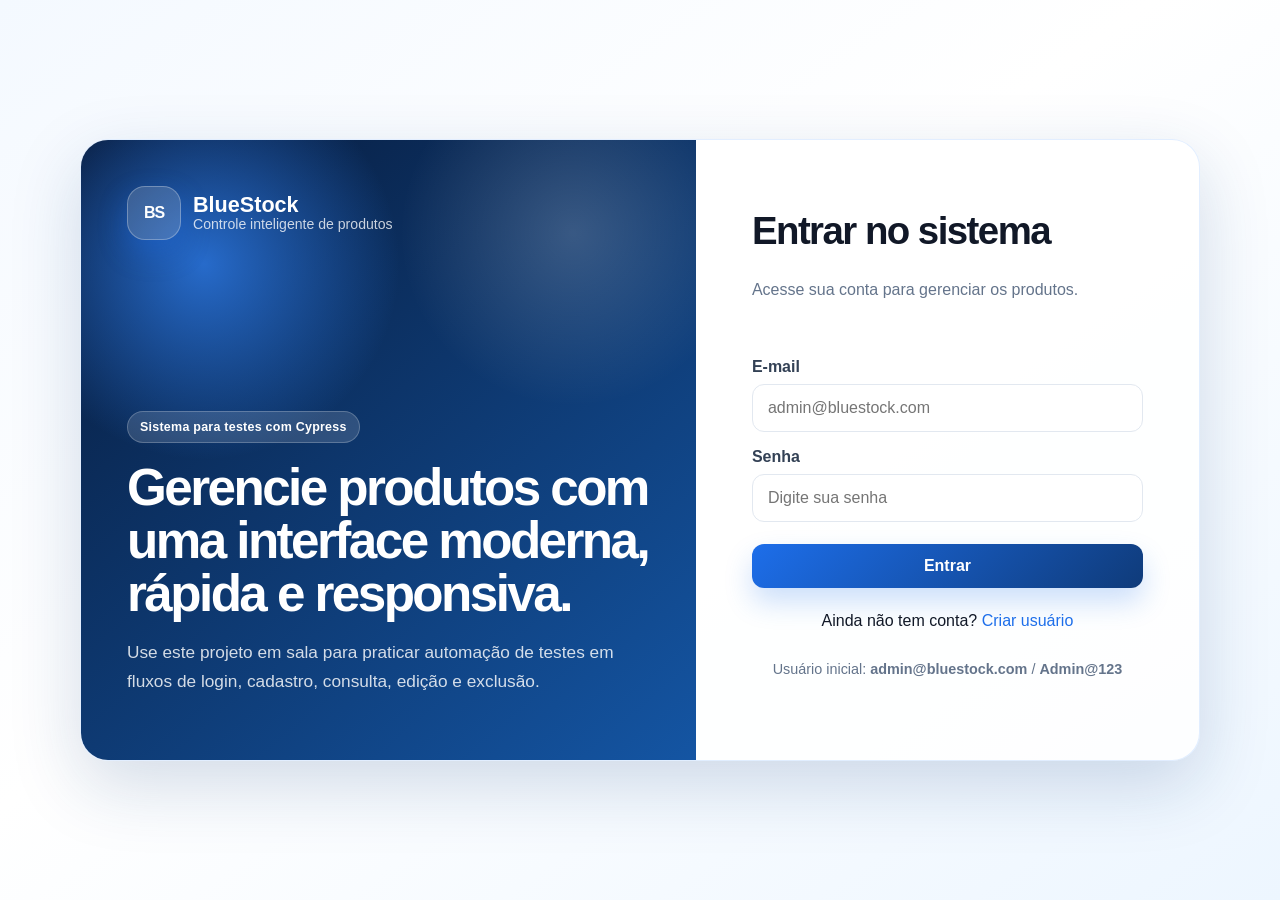
<file: index.html>
<!DOCTYPE html>
<html lang="pt-BR">
<head>
  <meta charset="UTF-8" />
  <meta name="viewport" content="width=device-width, initial-scale=1.0" />
  <title>BlueStock | Login</title>
  <link rel="stylesheet" href="css/style.css" />
</head>
<body class="auth-body">
  <main class="auth-wrapper">
    <section class="auth-hero" aria-label="Apresentação do sistema">
      <div class="brand auth-brand">
        <div class="brand-logo" id="logoSistema">BS</div>
        <div>
          <h1>BlueStock</h1>
          <p>Controle inteligente de produtos</p>
        </div>
      </div>
      <div class="hero-content">
        <span class="badge">Sistema para testes com Cypress</span>
        <h2>Gerencie produtos com uma interface moderna, rápida e responsiva.</h2>
        <p>Use este projeto em sala para praticar automação de testes em fluxos de login, cadastro, consulta, edição e exclusão.</p>
      </div>
    </section>

    <section class="auth-card" aria-label="Formulário de login">
      <h2 id="tituloLogin">Entrar no sistema</h2>
      <p class="muted">Acesse sua conta para gerenciar os produtos.</p>

      <div id="alertaLogin" class="alert hidden" role="alert"></div>

      <form id="formLogin" autocomplete="off">
        <label for="emailLogin">E-mail</label>
        <input id="emailLogin" name="emailLogin" type="email" placeholder="admin@bluestock.com" required />

        <label for="senhaLogin">Senha</label>
        <input id="senhaLogin" name="senhaLogin" type="password" placeholder="Digite sua senha" required />

        <button id="btnEntrar" class="btn btn-primary" type="submit">Entrar</button>
      </form>

      <p class="auth-footer">Ainda não tem conta? <a id="linkCadastroUsuario" href="cadastro.html">Criar usuário</a></p>
      <p class="hint">Usuário inicial: <strong>admin@bluestock.com</strong> / <strong>Admin@123</strong></p>
    </section>
  </main>

  <script src="js/app.js"></script>
  <script src="js/auth.js"></script>
</body>
</html>
</file>
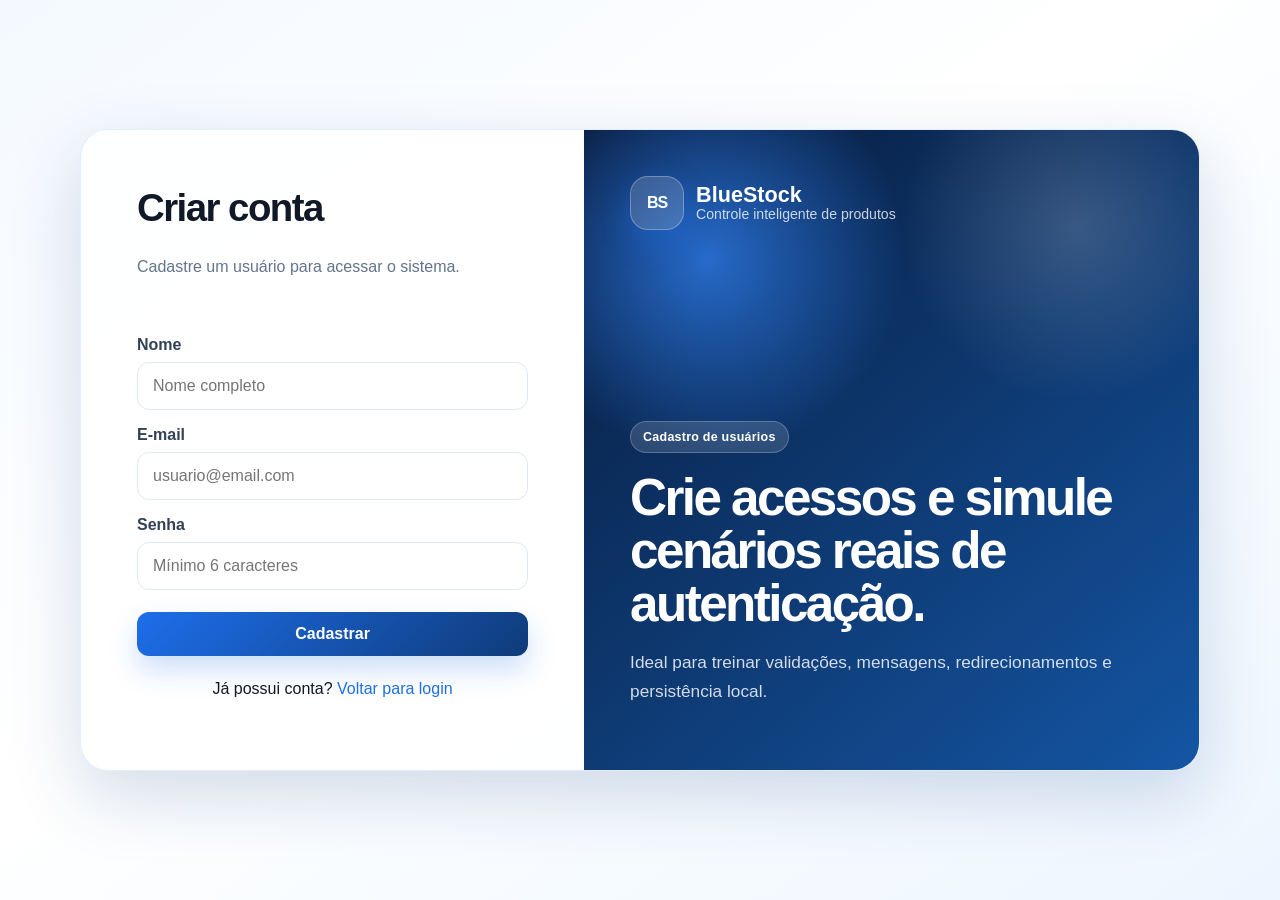
<file: cadastro.html>
<!DOCTYPE html>
<html lang="pt-BR">
<head>
  <meta charset="UTF-8" />
  <meta name="viewport" content="width=device-width, initial-scale=1.0" />
  <title>BlueStock | Cadastro</title>
  <link rel="stylesheet" href="css/style.css" />
</head>
<body class="auth-body">
  <main class="auth-wrapper reverse">
    <section class="auth-card" aria-label="Formulário de cadastro">
      <h2 id="tituloCadastroUsuario">Criar conta</h2>
      <p class="muted">Cadastre um usuário para acessar o sistema.</p>

      <div id="alertaCadastroUsuario" class="alert hidden" role="alert"></div>

      <form id="formCadastroUsuario" autocomplete="off">
        <label for="nomeUsuario">Nome</label>
        <input id="nomeUsuario" name="nomeUsuario" type="text" placeholder="Nome completo" required minlength="3" />

        <label for="emailUsuario">E-mail</label>
        <input id="emailUsuario" name="emailUsuario" type="email" placeholder="usuario@email.com" required />

        <label for="senhaUsuario">Senha</label>
        <input id="senhaUsuario" name="senhaUsuario" type="password" placeholder="Mínimo 6 caracteres" required minlength="6" />

        <button id="btnCadastrarUsuario" class="btn btn-primary" type="submit">Cadastrar</button>
      </form>

      <p class="auth-footer">Já possui conta? <a id="linkLogin" href="index.html">Voltar para login</a></p>
    </section>

    <section class="auth-hero" aria-label="Apresentação do cadastro">
      <div class="brand auth-brand">
        <div class="brand-logo" id="logoSistemaCadastro">BS</div>
        <div>
          <h1>BlueStock</h1>
          <p>Controle inteligente de produtos</p>
        </div>
      </div>
      <div class="hero-content">
        <span class="badge">Cadastro de usuários</span>
        <h2>Crie acessos e simule cenários reais de autenticação.</h2>
        <p>Ideal para treinar validações, mensagens, redirecionamentos e persistência local.</p>
      </div>
    </section>
  </main>

  <script src="js/app.js"></script>
  <script src="js/auth.js"></script>
</body>
</html>
</file>
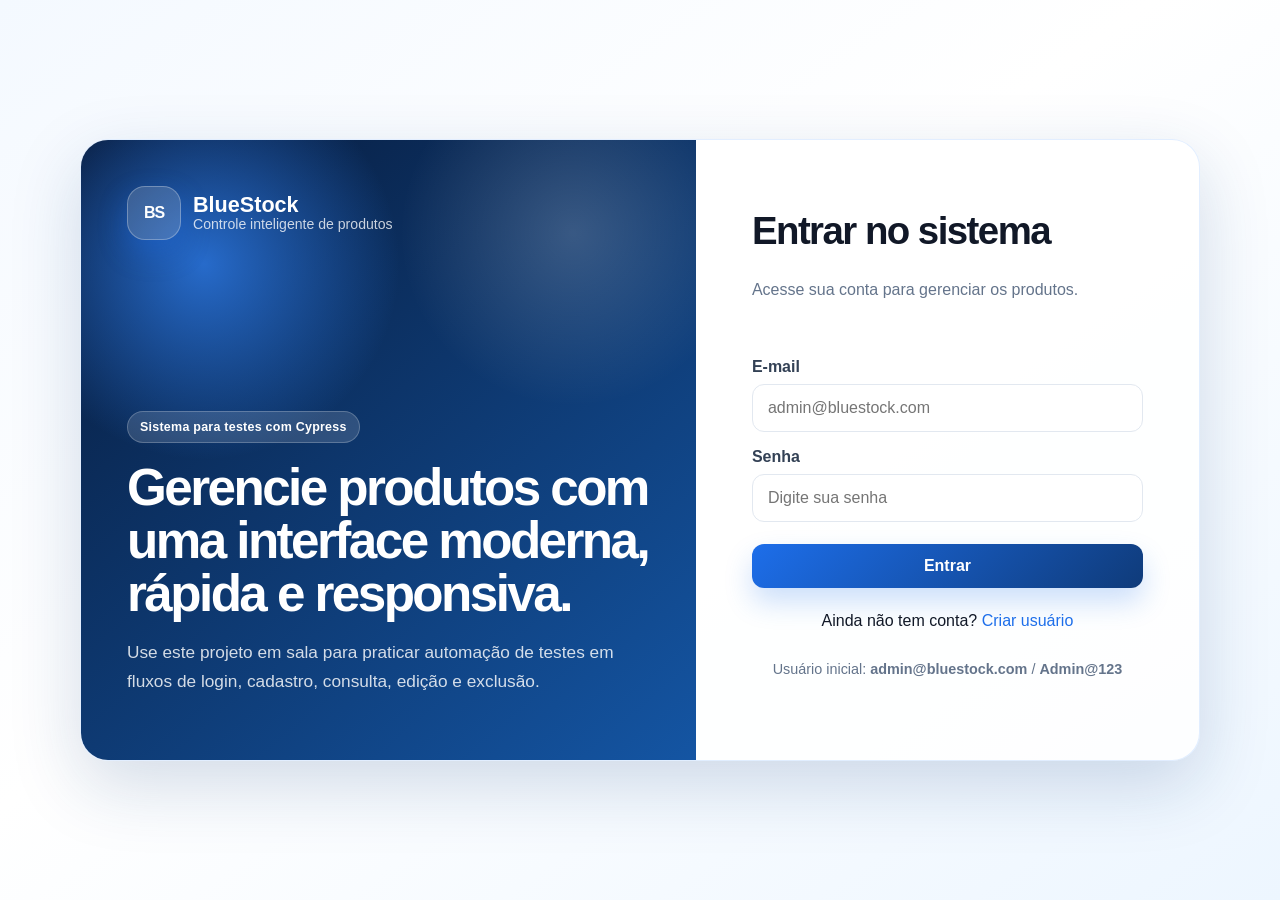
<file: produto-form.html>
<!DOCTYPE html>
<html lang="pt-BR">
<head>
  <meta charset="UTF-8" />
  <meta name="viewport" content="width=device-width, initial-scale=1.0" />
  <title>BlueStock | Produto</title>
  <link rel="stylesheet" href="css/style.css" />
</head>
<body>
  <header class="topbar">
    <a class="brand" id="linkHomeFormulario" href="produtos.html">
      <div class="brand-logo" id="logoSistemaFormulario">BS</div>
      <div>
        <h1>BlueStock</h1>
        <p>Controle de produtos</p>
      </div>
    </a>
    <nav class="menu" aria-label="Menu principal">
      <a id="menuConsultaProdutos" href="produtos.html">Produtos</a>
      <a id="menuCadastroProduto" class="active" href="produto-form.html">Novo produto</a>
      <button id="btnSairFormulario" class="btn btn-outline" type="button">Sair</button>
    </nav>
  </header>

  <main class="container narrow">
    <section class="page-title">
      <div>
        <span class="badge">Cadastro</span>
        <h2 id="tituloFormularioProduto">Cadastrar produto</h2>
        <p class="muted">Preencha os dados abaixo para salvar o produto.</p>
      </div>
    </section>

    <section class="panel form-panel">
      <div id="alertaFormularioProduto" class="alert hidden" role="alert"></div>

      <form id="formProduto" autocomplete="off">
        <input id="produtoId" type="hidden" />

        <div class="form-grid">
          <div class="field">
            <label for="codigoProduto">Código</label>
            <input id="codigoProduto" name="codigoProduto" type="text" placeholder="PRD-001" required />
          </div>

          <div class="field">
            <label for="nomeProduto">Nome do produto</label>
            <input id="nomeProduto" name="nomeProduto" type="text" placeholder="Notebook Pro 15" required minlength="3" />
          </div>

          <div class="field">
            <label for="categoriaProduto">Categoria</label>
            <select id="categoriaProduto" name="categoriaProduto" required>
              <option value="">Selecione</option>
              <option value="Informática">Informática</option>
              <option value="Eletrônicos">Eletrônicos</option>
              <option value="Escritório">Escritório</option>
              <option value="Acessórios">Acessórios</option>
              <option value="Outros">Outros</option>
            </select>
          </div>

          <div class="field">
            <label for="precoProduto">Preço</label>
            <input id="precoProduto" name="precoProduto" type="number" min="0.01" step="0.01" placeholder="2500.00" required />
          </div>

          <div class="field">
            <label for="estoqueProduto">Quantidade em estoque</label>
            <input id="estoqueProduto" name="estoqueProduto" type="text" placeholder="10" required />
          </div>

          <div class="field">
            <label for="statusProduto">Status</label>
            <select id="statusProduto" name="statusProduto" required>
              <option value="Ativo">Ativo</option>
              <option value="Inativo">Inativo</option>
            </select>
          </div>
        </div>

        <div class="field">
          <label for="descricaoProduto">Descrição</label>
          <textarea id="descricaoProduto" name="descricaoProduto" rows="4" placeholder="Descrição resumida do produto"></textarea>
        </div>

        <div class="form-actions">
          <a id="btnCancelarProduto" class="btn btn-secondary" href="produtos.html">Cancelar</a>
          <button id="btnSalvarProduto" class="btn btn-primary" type="submit">Salvar produto</button>
        </div>
      </form>
    </section>
  </main>

  <script src="js/app.js"></script>
  <script src="js/produto-form.js"></script>
</body>
</html>
</file>
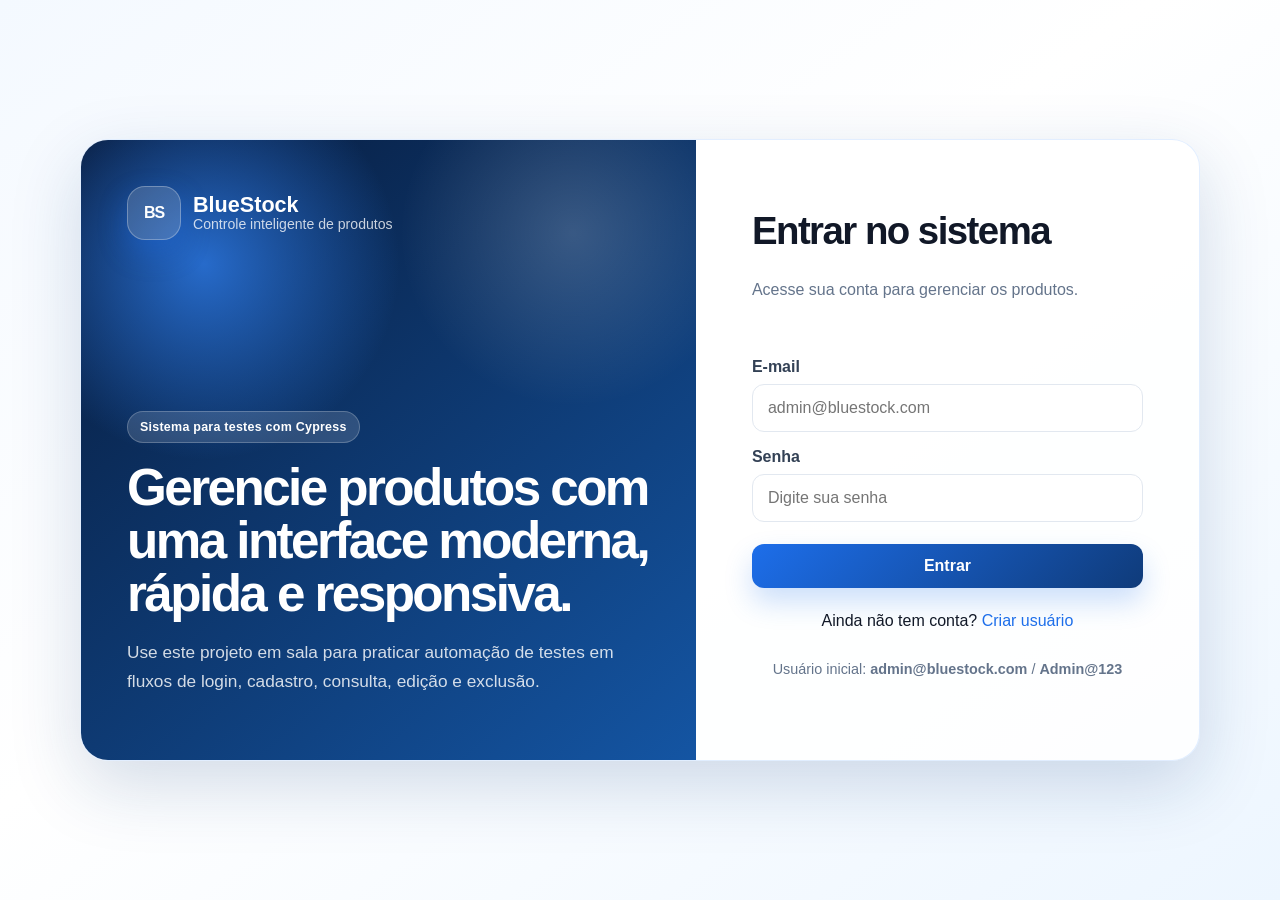
<file: produtos.html>
<!DOCTYPE html>
<html lang="pt-BR">
<head>
  <meta charset="UTF-8" />
  <meta name="viewport" content="width=device-width, initial-scale=1.0" />
  <title>BlueStock | Produtos</title>
  <link rel="stylesheet" href="css/style.css" />
</head>
<body>
  <header class="topbar">
    <a class="brand" id="linkHomeProdutos" href="produtos.html">
      <div class="brand-logo" id="logoSistemaProdutos">BS</div>
      <div>
        <h1>BlueStock</h1>
        <p>Controle de produtos</p>
      </div>
    </a>
    <nav class="menu" aria-label="Menu principal">
      <a id="menuProdutos" class="active" href="produtos.html">Produtos</a>
      <a id="menuNovoProduto" href="produto-form.html">Novo produto</a>
      <button id="btnSair" class="btn btn-outline" type="button">Sair</button>
    </nav>
  </header>

  <main class="container">
    <section class="page-title">
      <div>
        <span class="badge">Dashboard</span>
        <h2 id="tituloConsultaProdutos">Consulta de produtos</h2>
        <p class="muted">Pesquise, edite e exclua produtos cadastrados.</p>
      </div>
      <a id="btnNovoProduto" class="btn btn-primary" href="produto-form.html">+ Novo produto</a>
    </section>

    <section class="cards-grid" aria-label="Indicadores">
      <article class="metric-card">
        <span>Total de produtos</span>
        <strong id="cardTotalProdutos">0</strong>
      </article>
      <article class="metric-card">
        <span>Valor em estoque</span>
        <strong id="cardValorEstoque">R$ 0,00</strong>
      </article>
      <article class="metric-card">
        <span>Estoque baixo</span>
        <strong id="cardEstoqueBaixo">0</strong>
      </article>
    </section>

    <section class="panel">
      <div class="toolbar">
        <div class="search-box">
          <label for="campoBuscaProduto">Buscar produto</label>
          <input id="campoBuscaProduto" type="search" placeholder="Digite nome, categoria ou código" />
        </div>
        <button id="btnLimparBusca" class="btn btn-secondary" type="button">Limpar</button>
      </div>

      <div id="alertaProdutos" class="alert hidden" role="alert"></div>

      <div class="table-wrapper">
        <table id="tabelaProdutos">
          <thead>
            <tr>
              <th>Código</th>
              <th>Nome</th>
              <th>Categoria</th>
              <th>Preço</th>
              <th>Estoque</th>
              <th>Status</th>
              <th>Ações</th>
            </tr>
          </thead>
          <tbody id="corpoTabelaProdutos"></tbody>
        </table>
      </div>

      <p id="mensagemSemProdutos" class="empty hidden">Nenhum produto encontrado.</p>
    </section>
  </main>

  <div id="modalConfirmacao" class="modal hidden" role="dialog" aria-modal="true" aria-labelledby="tituloModalConfirmacao">
    <div class="modal-content">
      <h3 id="tituloModalConfirmacao">Confirmar exclusão</h3>
      <p id="textoModalConfirmacao">Deseja realmente excluir este produto?</p>
      <div class="modal-actions">
        <button id="btnCancelarExclusao" class="btn btn-secondary" type="button">Cancelar</button>
        <button id="btnConfirmarExclusao" class="btn btn-danger" type="button">Excluir</button>
      </div>
    </div>
  </div>

  <script src="js/app.js"></script>
  <script src="js/produtos.js"></script>
</body>
</html>
</file>
<file: css/style.css>
:root {
  --blue-950: #071a3a;
  --blue-900: #0b2554;
  --blue-800: #0f3b7a;
  --blue-700: #1455a3;
  --blue-600: #1d6eea;
  --blue-500: #3388ff;
  --blue-100: #e8f2ff;
  --blue-50: #f4f9ff;
  --white: #ffffff;
  --slate-900: #111827;
  --slate-700: #334155;
  --slate-500: #64748b;
  --slate-200: #e2e8f0;
  --slate-100: #f1f5f9;
  --danger: #dc2626;
  --success: #15803d;
  --warning: #b45309;
  --shadow: 0 24px 70px rgba(15, 59, 122, 0.18);
  --radius-xl: 28px;
  --radius-lg: 18px;
  --radius-md: 12px;
}

* {
  box-sizing: border-box;
}

body {
  margin: 0;
  min-height: 100vh;
  font-family: Inter, Segoe UI, Roboto, Arial, sans-serif;
  color: var(--slate-900);
  background: linear-gradient(145deg, var(--blue-50), #ffffff 45%, #edf6ff);
}

a {
  color: var(--blue-600);
  text-decoration: none;
}

a:hover {
  text-decoration: underline;
}

.auth-body {
  display: grid;
  place-items: center;
  padding: 32px;
}

.auth-wrapper {
  width: min(1120px, 100%);
  display: grid;
  grid-template-columns: 1.1fr 0.9fr;
  background: rgba(255, 255, 255, 0.85);
  border: 1px solid rgba(51, 136, 255, 0.14);
  border-radius: var(--radius-xl);
  overflow: hidden;
  box-shadow: var(--shadow);
}

.auth-wrapper.reverse {
  grid-template-columns: 0.9fr 1.1fr;
}

.auth-hero {
  min-height: 620px;
  padding: 46px;
  color: var(--white);
  display: flex;
  flex-direction: column;
  justify-content: space-between;
  background:
    radial-gradient(circle at 20% 20%, rgba(51, 136, 255, 0.7), transparent 28%),
    radial-gradient(circle at 80% 15%, rgba(255, 255, 255, 0.18), transparent 24%),
    linear-gradient(140deg, var(--blue-950), var(--blue-700));
}

.brand {
  display: flex;
  align-items: center;
  gap: 12px;
  color: inherit;
}

.brand:hover {
  text-decoration: none;
}

.brand-logo {
  width: 54px;
  height: 54px;
  display: grid;
  place-items: center;
  border-radius: 18px;
  font-weight: 900;
  letter-spacing: -1px;
  color: var(--white);
  background: linear-gradient(145deg, var(--blue-500), var(--blue-800));
  box-shadow: 0 12px 28px rgba(29, 110, 234, 0.35);
}

.auth-brand .brand-logo {
  background: rgba(255, 255, 255, 0.16);
  border: 1px solid rgba(255, 255, 255, 0.28);
}

.brand h1,
.brand p {
  margin: 0;
}

.brand h1 {
  font-size: 1.35rem;
  line-height: 1;
}

.brand p {
  font-size: 0.88rem;
  opacity: 0.78;
}

.hero-content {
  max-width: 560px;
}

.hero-content h2 {
  margin: 18px 0 14px;
  font-size: clamp(2rem, 4vw, 3.6rem);
  line-height: 1.04;
  letter-spacing: -0.05em;
}

.hero-content p {
  font-size: 1.08rem;
  line-height: 1.7;
  opacity: 0.82;
}

.badge {
  display: inline-flex;
  align-items: center;
  width: fit-content;
  padding: 8px 12px;
  border-radius: 999px;
  background: var(--blue-100);
  color: var(--blue-800);
  font-weight: 700;
  font-size: 0.78rem;
  letter-spacing: 0.02em;
}

.auth-hero .badge {
  background: rgba(255, 255, 255, 0.14);
  color: var(--white);
  border: 1px solid rgba(255, 255, 255, 0.22);
}

.auth-card {
  padding: clamp(30px, 5vw, 56px);
  display: flex;
  flex-direction: column;
  justify-content: center;
}

.auth-card h2,
.page-title h2 {
  margin: 0 0 8px;
  font-size: clamp(1.8rem, 3vw, 2.4rem);
  letter-spacing: -0.04em;
}

.muted {
  color: var(--slate-500);
  line-height: 1.6;
}

form {
  margin-top: 24px;
}

label {
  display: block;
  margin: 16px 0 8px;
  font-weight: 700;
  color: var(--slate-700);
}

input,
select,
textarea {
  width: 100%;
  border: 1px solid var(--slate-200);
  border-radius: var(--radius-md);
  padding: 14px 15px;
  font: inherit;
  background: var(--white);
  color: var(--slate-900);
  outline: none;
  transition: 0.2s border-color, 0.2s box-shadow;
}

input:focus,
select:focus,
textarea:focus {
  border-color: var(--blue-500);
  box-shadow: 0 0 0 4px rgba(51, 136, 255, 0.16);
}

.btn {
  border: 0;
  border-radius: var(--radius-md);
  padding: 13px 18px;
  font: inherit;
  font-weight: 800;
  display: inline-flex;
  align-items: center;
  justify-content: center;
  gap: 8px;
  cursor: pointer;
  transition: 0.2s transform, 0.2s box-shadow, 0.2s background;
}

.btn:hover {
  transform: translateY(-1px);
  text-decoration: none;
}

.btn-primary {
  margin-top: 22px;
  width: 100%;
  color: var(--white);
  background: linear-gradient(135deg, var(--blue-600), var(--blue-800));
  box-shadow: 0 14px 28px rgba(29, 110, 234, 0.22);
}

.btn-secondary {
  color: var(--blue-800);
  background: var(--blue-100);
}

.btn-outline {
  color: var(--blue-700);
  border: 1px solid rgba(29, 110, 234, 0.25);
  background: var(--white);
}

.btn-danger {
  color: var(--white);
  background: var(--danger);
}

.auth-footer,
.hint {
  text-align: center;
}

.auth-footer {
  margin-top: 24px;
}

.hint {
  color: var(--slate-500);
  font-size: 0.9rem;
}

.alert {
  margin: 18px 0;
  padding: 14px 16px;
  border-radius: var(--radius-md);
  font-weight: 700;
  background: var(--blue-100);
  color: var(--blue-800);
}

.alert.success {
  background: #dcfce7;
  color: var(--success);
}

.alert.error {
  background: #fee2e2;
  color: var(--danger);
}

.hidden {
  display: none !important;
}

.topbar {
  position: sticky;
  top: 0;
  z-index: 10;
  display: flex;
  align-items: center;
  justify-content: space-between;
  gap: 24px;
  padding: 18px clamp(20px, 4vw, 54px);
  background: rgba(255, 255, 255, 0.86);
  backdrop-filter: blur(18px);
  border-bottom: 1px solid rgba(51, 136, 255, 0.12);
}

.topbar .brand {
  color: var(--slate-900);
}

.menu {
  display: flex;
  align-items: center;
  gap: 14px;
}

.menu a {
  padding: 10px 13px;
  color: var(--slate-700);
  font-weight: 800;
  border-radius: 999px;
}

.menu a.active,
.menu a:hover {
  background: var(--blue-100);
  color: var(--blue-800);
  text-decoration: none;
}

.container {
  width: min(1180px, calc(100% - 36px));
  margin: 36px auto;
}

.container.narrow {
  width: min(860px, calc(100% - 36px));
}

.page-title {
  display: flex;
  align-items: end;
  justify-content: space-between;
  gap: 20px;
  margin-bottom: 24px;
}

.page-title .btn-primary {
  width: auto;
  margin: 0;
}

.cards-grid {
  display: grid;
  grid-template-columns: repeat(3, 1fr);
  gap: 16px;
  margin-bottom: 20px;
}

.metric-card,
.panel {
  border: 1px solid rgba(51, 136, 255, 0.14);
  background: rgba(255, 255, 255, 0.88);
  border-radius: var(--radius-lg);
  box-shadow: 0 16px 40px rgba(15, 59, 122, 0.08);
}

.metric-card {
  padding: 22px;
}

.metric-card span {
  color: var(--slate-500);
  font-weight: 700;
}

.metric-card strong {
  display: block;
  margin-top: 10px;
  font-size: 2rem;
  color: var(--blue-800);
}

.panel {
  padding: 22px;
}

.toolbar {
  display: flex;
  align-items: end;
  gap: 14px;
  margin-bottom: 18px;
}

.search-box {
  flex: 1;
}

.search-box label {
  margin-top: 0;
}

.table-wrapper {
  width: 100%;
  overflow-x: auto;
}

table {
  width: 100%;
  border-collapse: collapse;
  min-width: 820px;
}

th,
td {
  padding: 15px 13px;
  border-bottom: 1px solid var(--slate-200);
  text-align: left;
}

th {
  color: var(--slate-500);
  font-size: 0.84rem;
  text-transform: uppercase;
  letter-spacing: 0.05em;
}

td {
  color: var(--slate-700);
  font-weight: 600;
}

.status {
  display: inline-flex;
  padding: 7px 10px;
  border-radius: 999px;
  font-size: 0.78rem;
  font-weight: 900;
}

.status.ativo {
  color: var(--success);
  background: #dcfce7;
}

.status.inativo {
  color: var(--warning);
  background: #ffedd5;
}

.actions {
  display: flex;
  gap: 8px;
}

.actions .btn {
  padding: 9px 11px;
  font-size: 0.9rem;
}

.empty {
  margin: 24px 0 0;
  text-align: center;
  color: var(--slate-500);
  font-weight: 800;
}

.form-panel {
  padding: clamp(20px, 4vw, 34px);
}

.form-grid {
  display: grid;
  grid-template-columns: repeat(2, 1fr);
  gap: 0 18px;
}

.form-actions {
  display: flex;
  justify-content: flex-end;
  gap: 12px;
  margin-top: 22px;
}

.form-actions .btn {
  width: auto;
  margin: 0;
}

.modal {
  position: fixed;
  inset: 0;
  display: grid;
  place-items: center;
  padding: 20px;
  background: rgba(7, 26, 58, 0.58);
  z-index: 50;
}

.modal-content {
  width: min(420px, 100%);
  padding: 28px;
  border-radius: var(--radius-lg);
  background: var(--white);
  box-shadow: var(--shadow);
}

.modal-content h3 {
  margin-top: 0;
}

.modal-actions {
  display: flex;
  justify-content: flex-end;
  gap: 10px;
  margin-top: 22px;
}

@media (max-width: 900px) {
  .auth-wrapper,
  .auth-wrapper.reverse {
    grid-template-columns: 1fr;
  }

  .auth-hero {
    min-height: 420px;
  }

  .topbar,
  .page-title,
  .toolbar {
    align-items: stretch;
    flex-direction: column;
  }

  .menu {
    flex-wrap: wrap;
  }

  .cards-grid,
  .form-grid {
    grid-template-columns: 1fr;
  }
}

@media (max-width: 560px) {
  .auth-body {
    padding: 16px;
  }

  .auth-hero,
  .auth-card {
    padding: 26px;
  }

  .brand-logo {
    width: 46px;
    height: 46px;
    border-radius: 15px;
  }

  .form-actions,
  .modal-actions {
    flex-direction: column;
  }

  .form-actions .btn,
  .modal-actions .btn {
    width: 100%;
  }
}
</file>
